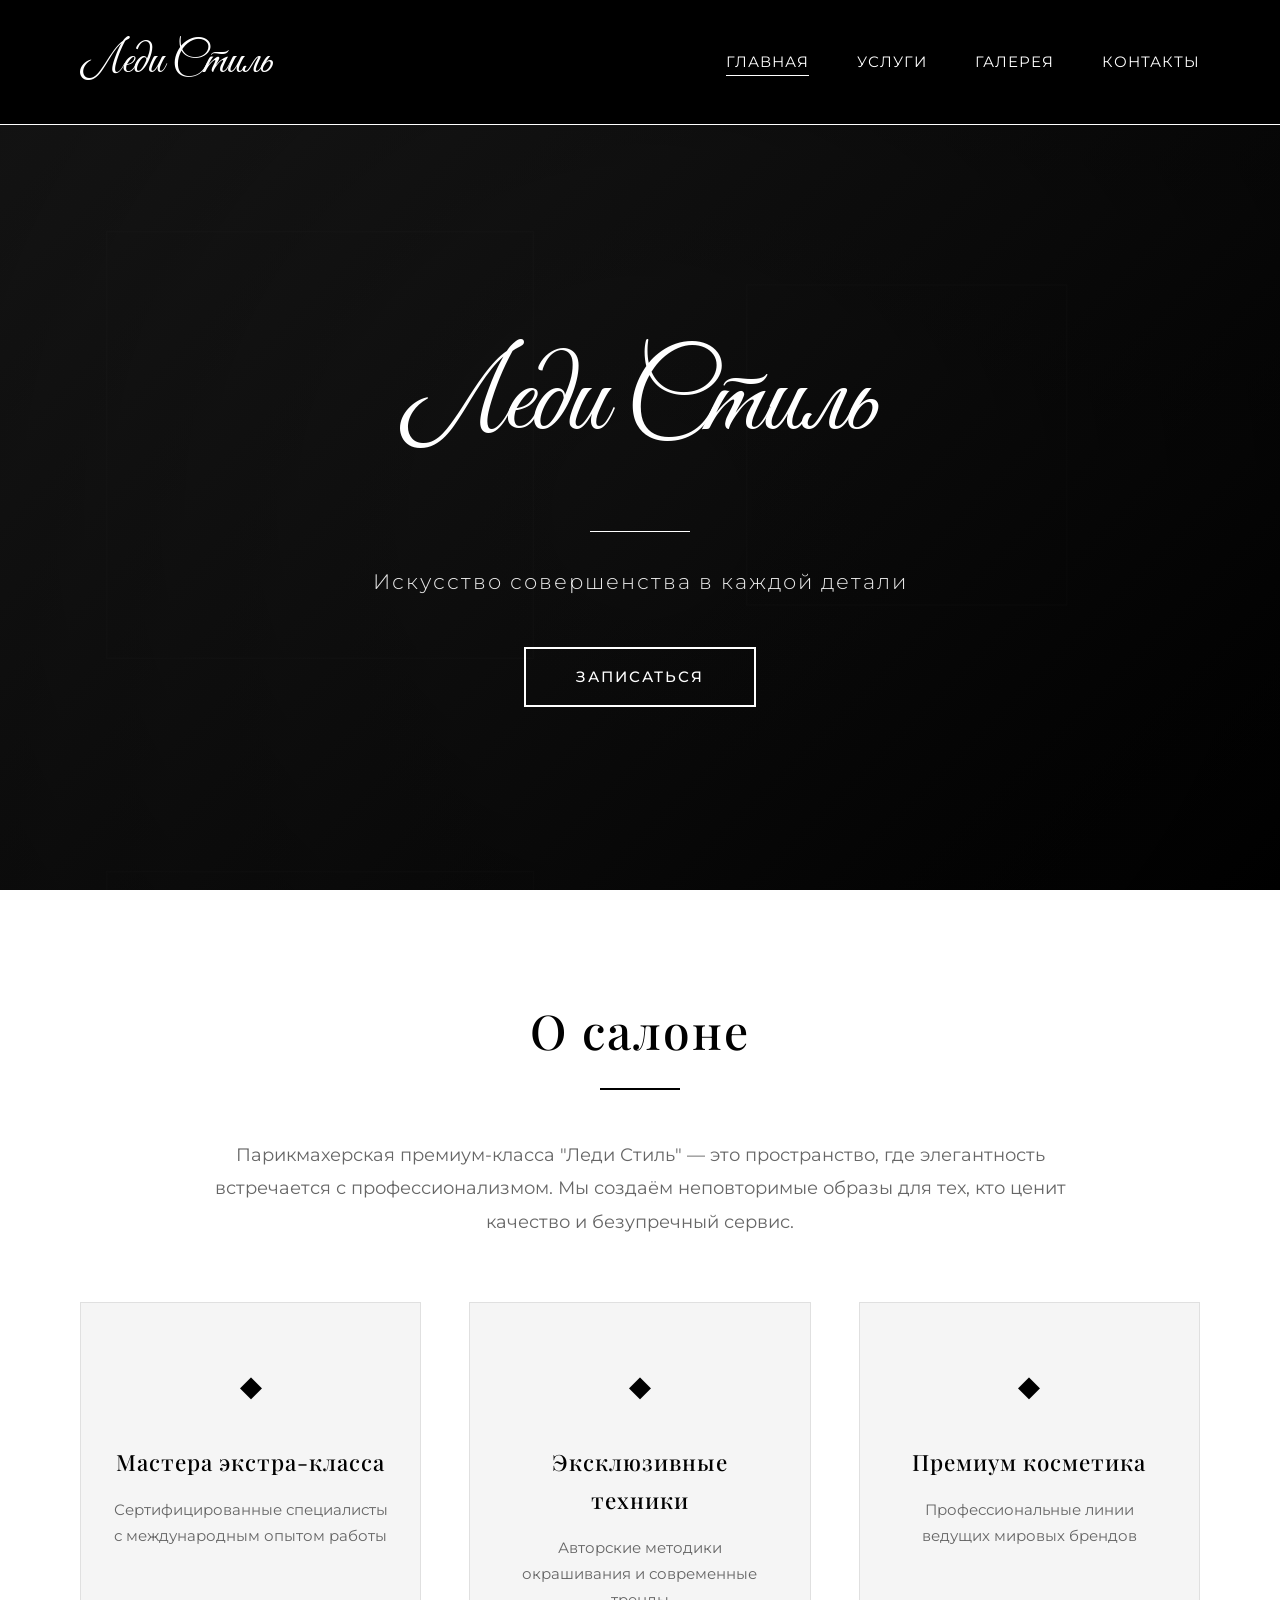
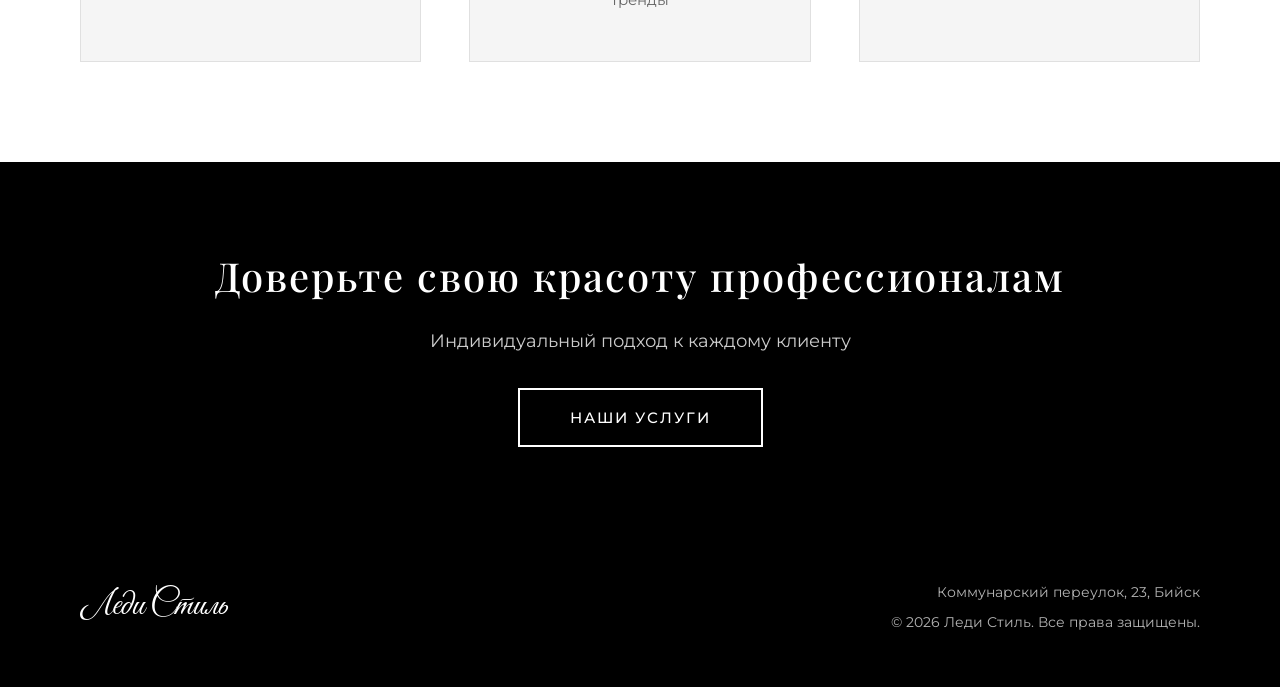
<file: index.html>
<!DOCTYPE html>
<html lang="ru">
<head>
    <meta charset="UTF-8">
    <meta name="viewport" content="width=device-width, initial-scale=1.0">
    <title>Леди Стиль - Премиум парикмахерская в Бийске</title>
    <link rel="stylesheet" href="style.css">
    <link rel="preconnect" href="https://fonts.googleapis.com">
    <link rel="preconnect" href="https://fonts.gstatic.com" crossorigin>
    <link href="https://fonts.googleapis.com/css2?family=Great+Vibes&family=Playfair+Display:wght@400;500;700&family=Montserrat:wght@300;400;500;600&display=swap" rel="stylesheet">
</head>
<body>
    <nav class="navbar">
        <div class="container">
            <div class="logo">Леди Стиль</div>
            <button class="burger-menu" id="burgerBtn">
                <span></span>
                <span></span>
                <span></span>
            </button>
            <ul class="nav-menu" id="navMenu">
                <li><a href="index.html" class="active">Главная</a></li>
                <li><a href="services.html">Услуги</a></li>
                <li><a href="gallery.html">Галерея</a></li>
                <li><a href="contacts.html">Контакты</a></li>
            </ul>
        </div>
    </nav>

    <section class="hero">
        <div class="hero-overlay"></div>
        <div class="hero-content">
            <h1>Леди Стиль</h1>
            <div class="divider"></div>
            <p>Искусство совершенства в каждой детали</p>
            <a href="contacts.html" class="btn-elegant">Записаться</a>
        </div>
    </section>

    <section class="about">
        <div class="container">
            <h2>О салоне</h2>
            <div class="section-divider"></div>
            <div class="about-content">
                <p class="intro-text">
                    Парикмахерская премиум-класса "Леди Стиль" — это пространство, где элегантность встречается с профессионализмом. 
                    Мы создаём неповторимые образы для тех, кто ценит качество и безупречный сервис.
                </p>
                <div class="features">
                    <div class="feature">
                        <div class="feature-icon">◆</div>
                        <h3>Мастера экстра-класса</h3>
                        <p>Сертифицированные специалисты с международным опытом работы</p>
                    </div>
                    <div class="feature">
                        <div class="feature-icon">◆</div>
                        <h3>Эксклюзивные техники</h3>
                        <p>Авторские методики окрашивания и современные тренды</p>
                    </div>
                    <div class="feature">
                        <div class="feature-icon">◆</div>
                        <h3>Премиум косметика</h3>
                        <p>Профессиональные линии ведущих мировых брендов</p>
                    </div>
                </div>
            </div>
        </div>
    </section>

    <section class="cta-section">
        <div class="container">
            <h2>Доверьте свою красоту профессионалам</h2>
            <p>Индивидуальный подход к каждому клиенту</p>
            <a href="services.html" class="btn-elegant">Наши услуги</a>
        </div>
    </section>

    <footer>
        <div class="container">
            <div class="footer-content">
                <div class="footer-logo">Леди Стиль</div>
                <div class="footer-info">
                    <p>Коммунарский переулок, 23, Бийск</p>
                    <p>© 2026 Леди Стиль. Все права защищены.</p>
                </div>
            </div>
        </div>
    </footer>

    <script src="script.js"></script>
</body>
</html>
</file>
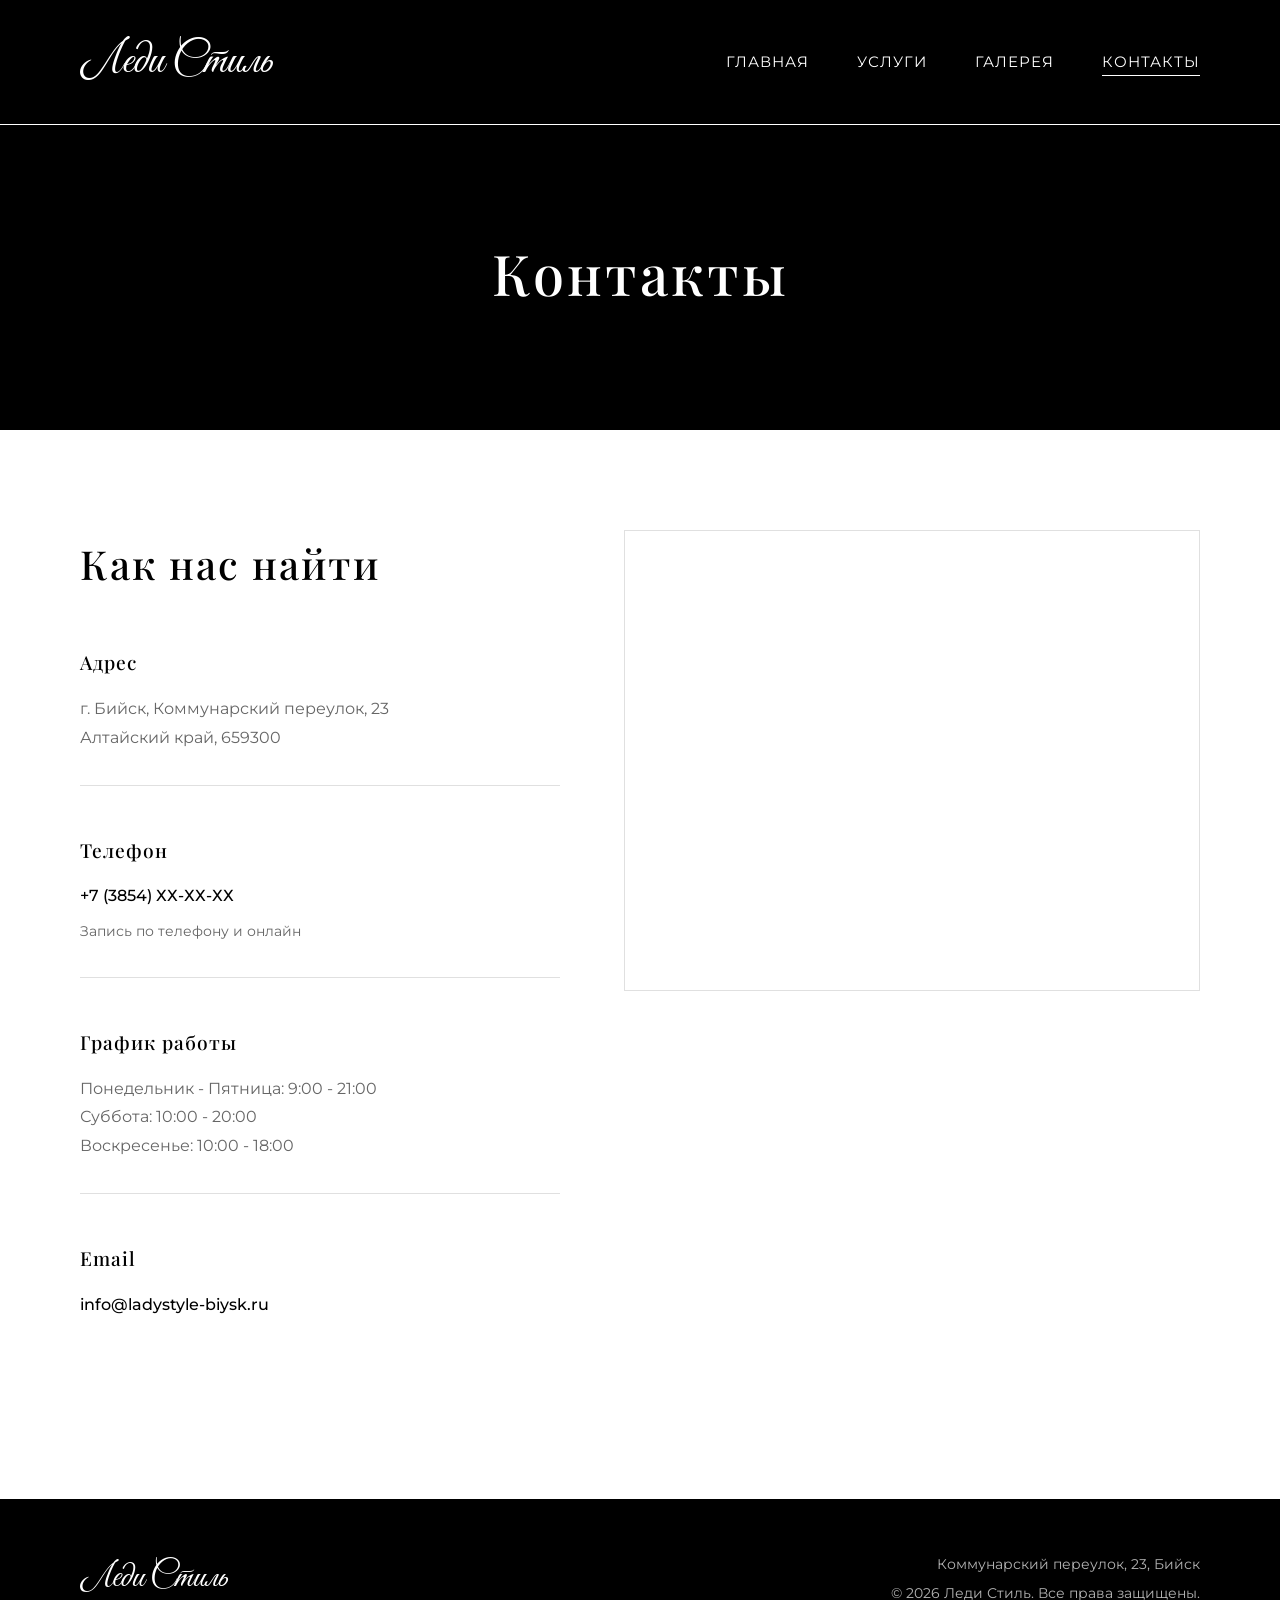
<file: contacts.html>
<!DOCTYPE html>
<html lang="ru">
<head>
    <meta charset="UTF-8">
    <meta name="viewport" content="width=device-width, initial-scale=1.0">
    <title>Контакты - Леди Стиль</title>
    <link rel="stylesheet" href="style.css">
    <link rel="preconnect" href="https://fonts.googleapis.com">
    <link rel="preconnect" href="https://fonts.gstatic.com" crossorigin>
    <link href="https://fonts.googleapis.com/css2?family=Great+Vibes&family=Playfair+Display:wght@400;500;700&family=Montserrat:wght@300;400;500;600&display=swap" rel="stylesheet">
</head>
<body>
    <nav class="navbar">
        <div class="container">
            <div class="logo">Леди Стиль</div>
            <button class="burger-menu" id="burgerBtn">
                <span></span>
                <span></span>
                <span></span>
            </button>
            <ul class="nav-menu" id="navMenu">
                <li><a href="index.html">Главная</a></li>
                <li><a href="services.html">Услуги</a></li>
                <li><a href="gallery.html">Галерея</a></li>
                <li><a href="contacts.html" class="active">Контакты</a></li>
            </ul>
        </div>
    </nav>

    <section class="page-header">
        <h1>Контакты</h1>
        <div class="section-divider"></div>
    </section>

    <section class="contacts">
        <div class="container">
            <div class="contacts-grid">
                <div class="contact-info">
                    <h2>Как нас найти</h2>
                    <div class="info-block">
                        <h3>Адрес</h3>
                        <p>г. Бийск, Коммунарский переулок, 23<br>Алтайский край, 659300</p>
                    </div>
                    <div class="info-block">
                        <h3>Телефон</h3>
                        <p><a href="tel:+73854000000">+7 (3854) ХХ-ХХ-ХХ</a></p>
                        <p class="note">Запись по телефону и онлайн</p>
                    </div>
                    <div class="info-block">
                        <h3>График работы</h3>
                        <p>
                            Понедельник - Пятница: 9:00 - 21:00<br>
                            Суббота: 10:00 - 20:00<br>
                            Воскресенье: 10:00 - 18:00
                        </p>
                    </div>
                    <div class="info-block">
                        <h3>Email</h3>
                        <p><a href="mailto:info@ladystyle-biysk.ru">info@ladystyle-biysk.ru</a></p>
                    </div>
                </div>
                <div class="map-container">
                    <iframe 
                        src="https://yandex.ru/map-widget/v1/?ll=85.219919,52.540530&z=17&pt=85.219919,52.540530,pm2rdm" 
                        width="100%" 
                        height="450" 
                        frameborder="0">
                    </iframe>
                </div>
            </div>
        </div>
    </section>

    <footer>
        <div class="container">
            <div class="footer-content">
                <div class="footer-logo">Леди Стиль</div>
                <div class="footer-info">
                    <p>Коммунарский переулок, 23, Бийск</p>
                    <p>© 2026 Леди Стиль. Все права защищены.</p>
                </div>
            </div>
        </div>
    </footer>

    <script src="script.js"></script>
</body>
</html>
</file>
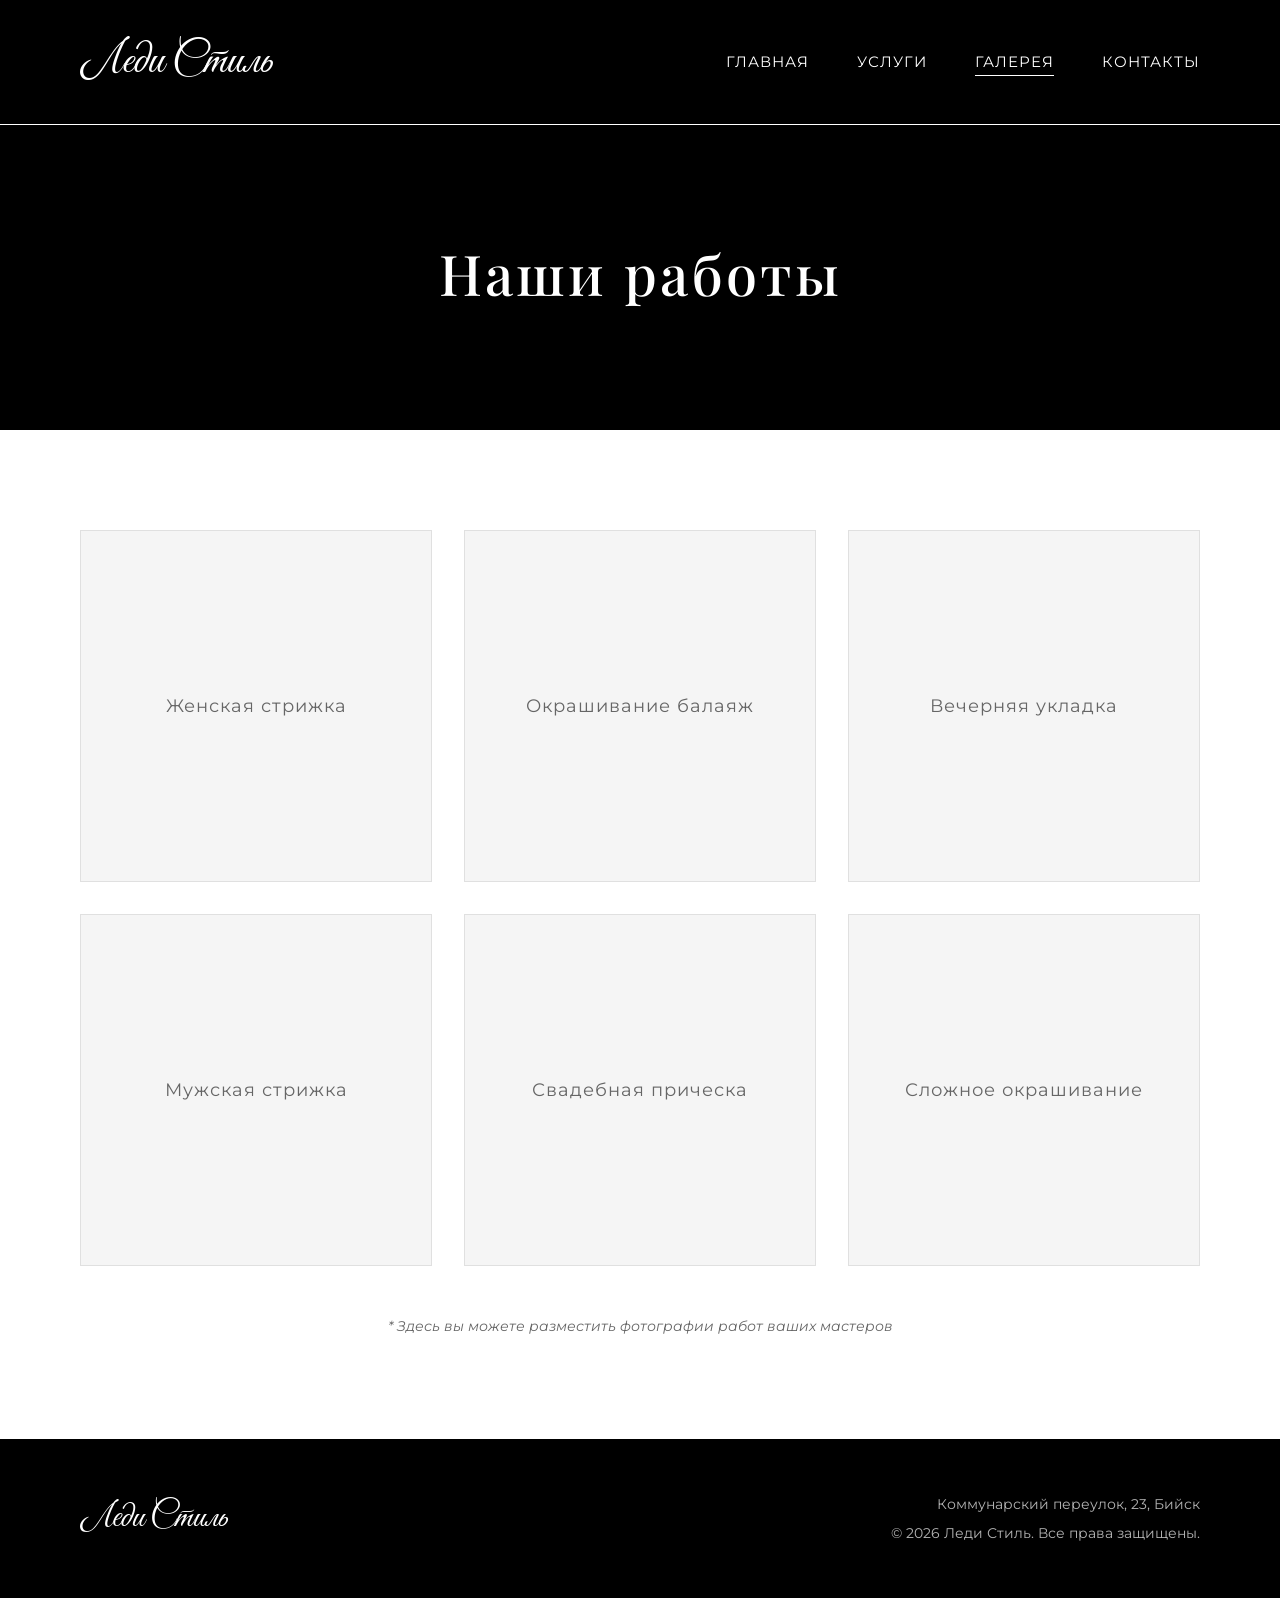
<file: gallery.html>
<!DOCTYPE html>
<html lang="ru">
<head>
    <meta charset="UTF-8">
    <meta name="viewport" content="width=device-width, initial-scale=1.0">
    <title>Галерея - Леди Стиль</title>
    <link rel="stylesheet" href="style.css">
    <link rel="preconnect" href="https://fonts.googleapis.com">
    <link rel="preconnect" href="https://fonts.gstatic.com" crossorigin>
    <link href="https://fonts.googleapis.com/css2?family=Great+Vibes&family=Playfair+Display:wght@400;500;700&family=Montserrat:wght@300;400;500;600&display=swap" rel="stylesheet">
</head>
<body>
    <nav class="navbar">
        <div class="container">
            <div class="logo">Леди Стиль</div>
            <button class="burger-menu" id="burgerBtn">
                <span></span>
                <span></span>
                <span></span>
            </button>
            <ul class="nav-menu" id="navMenu">
                <li><a href="index.html">Главная</a></li>
                <li><a href="services.html">Услуги</a></li>
                <li><a href="gallery.html" class="active">Галерея</a></li>
                <li><a href="contacts.html">Контакты</a></li>
            </ul>
        </div>
    </nav>

    <section class="page-header">
        <h1>Наши работы</h1>
        <div class="section-divider"></div>
    </section>

    <section class="gallery">
        <div class="container">
            <div class="gallery-grid">
                <div class="gallery-item">
                    <div class="gallery-placeholder">
                        <span>Женская стрижка</span>
                    </div>
                </div>
                <div class="gallery-item">
                    <div class="gallery-placeholder">
                        <span>Окрашивание балаяж</span>
                    </div>
                </div>
                <div class="gallery-item">
                    <div class="gallery-placeholder">
                        <span>Вечерняя укладка</span>
                    </div>
                </div>
                <div class="gallery-item">
                    <div class="gallery-placeholder">
                        <span>Мужская стрижка</span>
                    </div>
                </div>
                <div class="gallery-item">
                    <div class="gallery-placeholder">
                        <span>Свадебная прическа</span>
                    </div>
                </div>
                <div class="gallery-item">
                    <div class="gallery-placeholder">
                        <span>Сложное окрашивание</span>
                    </div>
                </div>
            </div>
            <p class="gallery-note">* Здесь вы можете разместить фотографии работ ваших мастеров</p>
        </div>
    </section>

    <footer>
        <div class="container">
            <div class="footer-content">
                <div class="footer-logo">Леди Стиль</div>
                <div class="footer-info">
                    <p>Коммунарский переулок, 23, Бийск</p>
                    <p>© 2026 Леди Стиль. Все права защищены.</p>
                </div>
            </div>
        </div>
    </footer>

    <script src="script.js"></script>
</body>
</html>
</file>
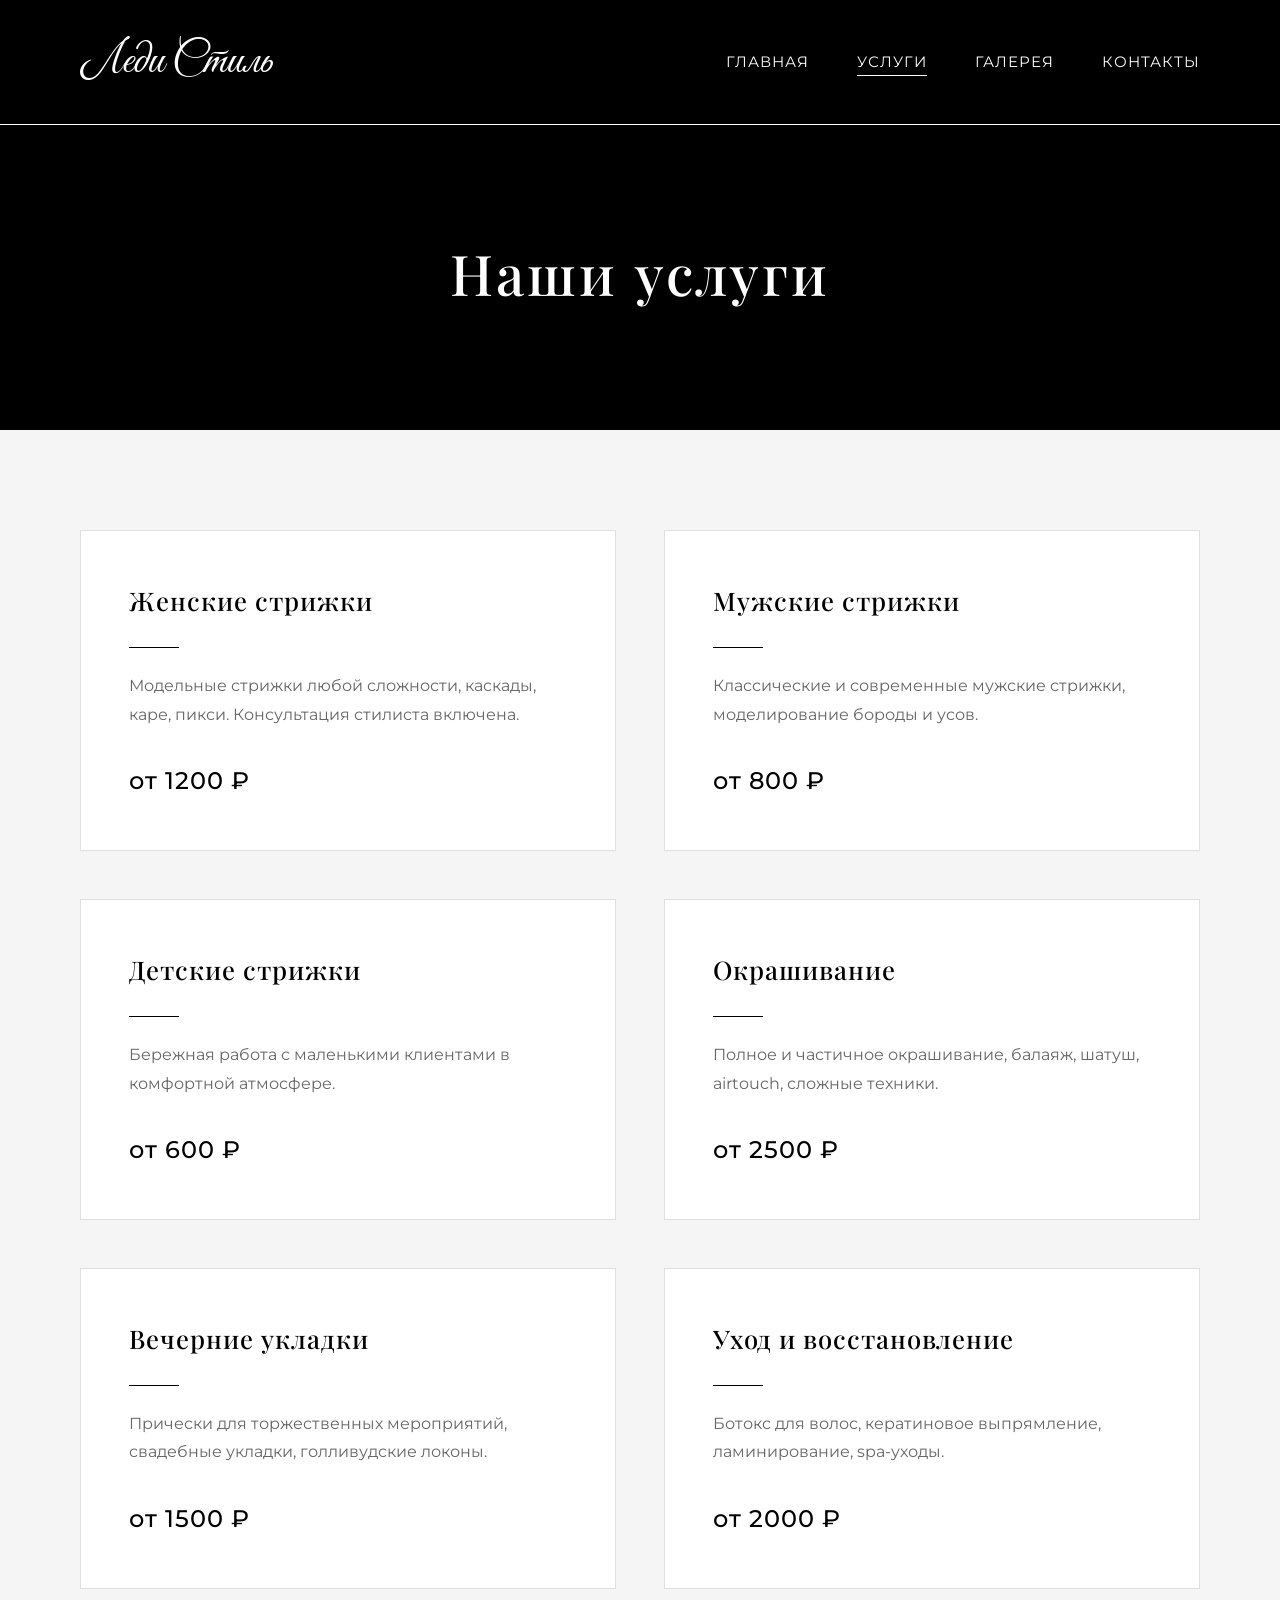
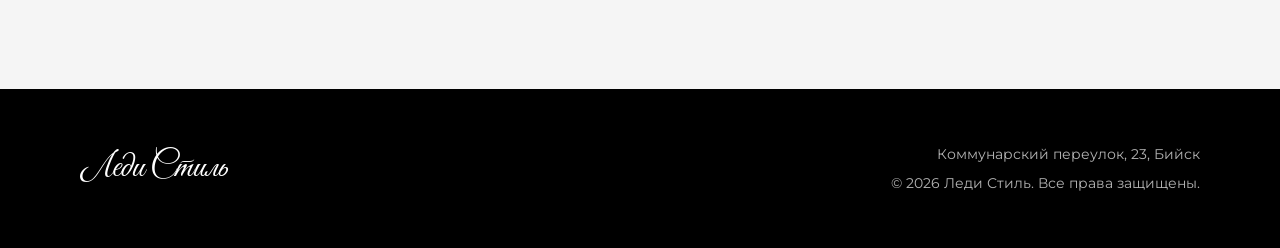
<file: services.html>
<!DOCTYPE html>
<html lang="ru">
<head>
    <meta charset="UTF-8">
    <meta name="viewport" content="width=device-width, initial-scale=1.0">
    <title>Услуги - Леди Стиль</title>
    <link rel="stylesheet" href="style.css">
    <link rel="preconnect" href="https://fonts.googleapis.com">
    <link rel="preconnect" href="https://fonts.gstatic.com" crossorigin>
    <link href="https://fonts.googleapis.com/css2?family=Great+Vibes&family=Playfair+Display:wght@400;500;700&family=Montserrat:wght@300;400;500;600&display=swap" rel="stylesheet">
</head>
<body>
    <nav class="navbar">
        <div class="container">
            <div class="logo">Леди Стиль</div>
            <button class="burger-menu" id="burgerBtn">
                <span></span>
                <span></span>
                <span></span>
            </button>
            <ul class="nav-menu" id="navMenu">
                <li><a href="index.html">Главная</a></li>
                <li><a href="services.html" class="active">Услуги</a></li>
                <li><a href="gallery.html">Галерея</a></li>
                <li><a href="contacts.html">Контакты</a></li>
            </ul>
        </div>
    </nav>

    <section class="page-header">
        <h1>Наши услуги</h1>
        <div class="section-divider"></div>
    </section>

    <section class="services">
        <div class="container">
            <div class="services-grid">
                <div class="service-card">
                    <h3>Женские стрижки</h3>
                    <div class="service-divider"></div>
                    <p>Модельные стрижки любой сложности, каскады, каре, пикси. Консультация стилиста включена.</p>
                    <span class="price">от 1200 ₽</span>
                </div>
                <div class="service-card">
                    <h3>Мужские стрижки</h3>
                    <div class="service-divider"></div>
                    <p>Классические и современные мужские стрижки, моделирование бороды и усов.</p>
                    <span class="price">от 800 ₽</span>
                </div>
                <div class="service-card">
                    <h3>Детские стрижки</h3>
                    <div class="service-divider"></div>
                    <p>Бережная работа с маленькими клиентами в комфортной атмосфере.</p>
                    <span class="price">от 600 ₽</span>
                </div>
                <div class="service-card">
                    <h3>Окрашивание</h3>
                    <div class="service-divider"></div>
                    <p>Полное и частичное окрашивание, балаяж, шатуш, airtouch, сложные техники.</p>
                    <span class="price">от 2500 ₽</span>
                </div>
                <div class="service-card">
                    <h3>Вечерние укладки</h3>
                    <div class="service-divider"></div>
                    <p>Прически для торжественных мероприятий, свадебные укладки, голливудские локоны.</p>
                    <span class="price">от 1500 ₽</span>
                </div>
                <div class="service-card">
                    <h3>Уход и восстановление</h3>
                    <div class="service-divider"></div>
                    <p>Ботокс для волос, кератиновое выпрямление, ламинирование, spa-уходы.</p>
                    <span class="price">от 2000 ₽</span>
                </div>
            </div>
        </div>
    </section>

    <footer>
        <div class="container">
            <div class="footer-content">
                <div class="footer-logo">Леди Стиль</div>
                <div class="footer-info">
                    <p>Коммунарский переулок, 23, Бийск</p>
                    <p>© 2026 Леди Стиль. Все права защищены.</p>
                </div>
            </div>
        </div>
    </footer>

    <script src="script.js"></script>
</body>
</html>
</file>
<file: style.css>
* {
    margin: 0;
    padding: 0;
    box-sizing: border-box;
}

:root {
    --color-black: #000000;
    --color-white: #FFFFFF;
    --color-gray-dark: #2a2a2a;
    --color-gray-medium: #666666;
    --color-gray-light: #f5f5f5;
    --color-accent: #1a1a1a;
}

body {
    font-family: 'Montserrat', sans-serif;
    line-height: 1.7;
    color: var(--color-gray-dark);
    background: var(--color-white);
}

h1, h2, h3 {
    font-family: 'Playfair Display', serif;
    font-weight: 500;
    color: var(--color-black);
}

.container {
    max-width: 1200px;
    margin: 0 auto;
    padding: 0 40px;
}

/* Навигация */
.navbar {
    background: var(--color-black);
    color: var(--color-white);
    padding: 1.5rem 0;
    position: sticky;
    top: 0;
    z-index: 1000;
    border-bottom: 1px solid var(--color-white);
}

.navbar .container {
    display: flex;
    justify-content: space-between;
    align-items: center;
}

.logo {
    font-family: 'Great Vibes', cursive;
    font-size: 2.8rem;
    font-weight: 400;
    color: var(--color-white);
}

/* Бургер-меню */
.burger-menu {
    display: none;
    flex-direction: column;
    background: transparent;
    border: none;
    cursor: pointer;
    padding: 0;
    z-index: 1001;
}

.burger-menu span {
    width: 28px;
    height: 2px;
    background: var(--color-white);
    margin: 4px 0;
    transition: all 0.3s ease;
}

.burger-menu.active span:nth-child(1) {
    transform: rotate(45deg) translate(8px, 8px);
}

.burger-menu.active span:nth-child(2) {
    opacity: 0;
}

.burger-menu.active span:nth-child(3) {
    transform: rotate(-45deg) translate(8px, -8px);
}

.nav-menu {
    display: flex;
    list-style: none;
    gap: 3rem;
}

.nav-menu a {
    color: var(--color-white);
    text-decoration: none;
    font-size: 0.95rem;
    font-weight: 400;
    letter-spacing: 1px;
    text-transform: uppercase;
    transition: all 0.3s ease;
    position: relative;
}

.nav-menu a::after {
    content: '';
    position: absolute;
    bottom: -5px;
    left: 0;
    width: 0;
    height: 1px;
    background: var(--color-white);
    transition: width 0.3s ease;
}

.nav-menu a:hover::after,
.nav-menu a.active::after {
    width: 100%;
}

/* Hero секция */
.hero {
    position: relative;
    height: 85vh;
    display: flex;
    align-items: center;
    justify-content: center;
    background: linear-gradient(135deg, #1a1a1a 0%, #000000 100%);
    overflow: hidden;
}

.hero::before {
    content: '';
    position: absolute;
    top: 0;
    left: 0;
    right: 0;
    bottom: 0;
    background: url('data:image/svg+xml,<svg xmlns="http://www.w3.org/2000/svg" viewBox="0 0 1200 600"><rect fill="none" stroke="rgba(255,255,255,0.03)" stroke-width="1" x="100" y="100" width="400" height="400"/><rect fill="none" stroke="rgba(255,255,255,0.03)" stroke-width="1" x="700" y="150" width="300" height="300"/></svg>');
    opacity: 0.5;
}

.hero-overlay {
    position: absolute;
    top: 0;
    left: 0;
    right: 0;
    bottom: 0;
    background: radial-gradient(circle at center, transparent 0%, rgba(0,0,0,0.3) 100%);
}

.hero-content {
    position: relative;
    z-index: 1;
    text-align: center;
    color: var(--color-white);
    max-width: 800px;
    padding: 0 20px;
}

.hero-content h1 {
    font-family: 'Great Vibes', cursive;
    font-size: 7rem;
    font-weight: 400;
    margin-bottom: 1.5rem;
    color: var(--color-white);
}

.divider {
    width: 100px;
    height: 1px;
    background: var(--color-white);
    margin: 2rem auto;
}

.hero-content p {
    font-size: 1.3rem;
    font-weight: 300;
    letter-spacing: 2px;
    margin-bottom: 3rem;
    color: rgba(255,255,255,0.9);
}

.btn-elegant {
    display: inline-block;
    padding: 15px 50px;
    background: transparent;
    color: var(--color-white);
    border: 2px solid var(--color-white);
    text-decoration: none;
    font-size: 0.95rem;
    font-weight: 500;
    letter-spacing: 2px;
    text-transform: uppercase;
    transition: all 0.4s ease;
}

.btn-elegant:hover {
    background: var(--color-white);
    color: var(--color-black);
}

/* Секция О салоне */
.about {
    padding: 100px 40px;
    background: var(--color-white);
}

.about h2 {
    text-align: center;
    font-size: 3rem;
    margin-bottom: 1rem;
    letter-spacing: 2px;
}

.section-divider {
    width: 80px;
    height: 2px;
    background: var(--color-black);
    margin: 0 auto 3rem;
}

.intro-text {
    text-align: center;
    font-size: 1.1rem;
    max-width: 900px;
    margin: 0 auto 4rem;
    color: var(--color-gray-medium);
    line-height: 1.9;
}

.features {
    display: grid;
    grid-template-columns: repeat(auto-fit, minmax(300px, 1fr));
    gap: 3rem;
    margin-top: 4rem;
}

.feature {
    text-align: center;
    padding: 3rem 2rem;
    background: var(--color-gray-light);
    border: 1px solid #e0e0e0;
    transition: all 0.3s ease;
}

.feature:hover {
    transform: translateY(-5px);
    box-shadow: 0 10px 30px rgba(0,0,0,0.1);
}

.feature-icon {
    font-size: 2.5rem;
    margin-bottom: 1.5rem;
    color: var(--color-black);
}

.feature h3 {
    margin-bottom: 1rem;
    font-size: 1.4rem;
    letter-spacing: 1px;
}

.feature p {
    color: var(--color-gray-medium);
    font-size: 0.95rem;
}

/* CTA секция */
.cta-section {
    padding: 80px 40px;
    background: var(--color-black);
    color: var(--color-white);
    text-align: center;
}

.cta-section h2 {
    font-size: 2.5rem;
    margin-bottom: 1rem;
    color: var(--color-white);
    letter-spacing: 2px;
}

.cta-section p {
    font-size: 1.1rem;
    margin-bottom: 2rem;
    color: rgba(255,255,255,0.8);
}

/* Заголовок страницы */
.page-header {
    background: var(--color-black);
    color: var(--color-white);
    padding: 100px 40px 60px;
    text-align: center;
}

.page-header h1 {
    font-size: 3.5rem;
    letter-spacing: 3px;
    color: var(--color-white);
}

/* Услуги */
.services {
    padding: 100px 40px;
    background: var(--color-gray-light);
}

.services-grid {
    display: grid;
    grid-template-columns: repeat(auto-fit, minmax(350px, 1fr));
    gap: 3rem;
}

.service-card {
    background: var(--color-white);
    padding: 3rem;
    border: 1px solid #e0e0e0;
    transition: all 0.3s ease;
}

.service-card:hover {
    transform: translateY(-8px);
    box-shadow: 0 15px 40px rgba(0,0,0,0.15);
}

.service-card h3 {
    font-size: 1.6rem;
    margin-bottom: 1rem;
    letter-spacing: 1px;
}

.service-divider {
    width: 50px;
    height: 1px;
    background: var(--color-black);
    margin: 1.5rem 0;
}

.service-card p {
    margin-bottom: 2rem;
    color: var(--color-gray-medium);
    line-height: 1.8;
}

.service-card .price {
    display: block;
    font-size: 1.5rem;
    color: var(--color-black);
    font-weight: 500;
    letter-spacing: 1px;
}

/* Галерея */
.gallery {
    padding: 100px 40px;
    background: var(--color-white);
}

.gallery-grid {
    display: grid;
    grid-template-columns: repeat(auto-fit, minmax(300px, 1fr));
    gap: 2rem;
    margin-bottom: 3rem;
}

.gallery-item {
    aspect-ratio: 1;
    overflow: hidden;
    border: 1px solid #e0e0e0;
}

.gallery-placeholder {
    display: flex;
    align-items: center;
    justify-content: center;
    height: 100%;
    background: var(--color-gray-light);
    color: var(--color-gray-medium);
    font-size: 1.1rem;
    letter-spacing: 1px;
    transition: all 0.3s ease;
}

.gallery-item:hover .gallery-placeholder {
    background: var(--color-black);
    color: var(--color-white);
}

.gallery-note {
    text-align: center;
    color: var(--color-gray-medium);
    font-style: italic;
    font-size: 0.9rem;
}

/* Контакты */
.contacts {
    padding: 100px 40px;
    background: var(--color-white);
}

.contacts-grid {
    display: grid;
    grid-template-columns: 1fr 1.2fr;
    gap: 4rem;
    align-items: start;
}

.contact-info h2 {
    margin-bottom: 3rem;
    font-size: 2.5rem;
    letter-spacing: 2px;
}

.info-block {
    margin-bottom: 3rem;
    padding-bottom: 2rem;
    border-bottom: 1px solid #e0e0e0;
}

.info-block:last-child {
    border-bottom: none;
}

.info-block h3 {
    font-size: 1.2rem;
    margin-bottom: 1rem;
    letter-spacing: 1px;
    font-weight: 500;
}

.info-block p {
    color: var(--color-gray-medium);
    line-height: 1.8;
}

.info-block a {
    color: var(--color-black);
    text-decoration: none;
    font-weight: 500;
    transition: opacity 0.3s ease;
}

.info-block a:hover {
    opacity: 0.7;
}

.info-block .note {
    font-size: 0.9rem;
    color: var(--color-gray-medium);
    margin-top: 0.5rem;
}

.map-container {
    border: 1px solid #e0e0e0;
    overflow: hidden;
}

/* Футер */
footer {
    background: var(--color-black);
    color: var(--color-white);
    padding: 3rem 0;
}

.footer-content {
    display: flex;
    justify-content: space-between;
    align-items: center;
}

.footer-logo {
    font-family: 'Great Vibes', cursive;
    font-size: 2.2rem;
    font-weight: 400;
}

.footer-info {
    text-align: right;
}

.footer-info p {
    color: rgba(255,255,255,0.7);
    font-size: 0.9rem;
    margin: 0.3rem 0;
}

/* Адаптивность для планшетов и мобильных */
@media (max-width: 968px) {
    .container {
        padding: 0 20px;
    }
    
    .burger-menu {
        display: flex;
    }
    
    .nav-menu {
        position: fixed;
        top: 0;
        right: -100%;
        width: 300px;
        height: 100vh;
        background: var(--color-black);
        flex-direction: column;
        padding: 100px 40px 40px;
        gap: 2rem;
        transition: right 0.4s ease;
        box-shadow: -5px 0 15px rgba(0,0,0,0.3);
    }
    
    .nav-menu.active {
        right: 0;
    }
    
    .nav-menu li {
        opacity: 0;
        transform: translateX(50px);
        transition: all 0.3s ease;
    }
    
    .nav-menu.active li {
        opacity: 1;
        transform: translateX(0);
    }
    
    .nav-menu.active li:nth-child(1) {
        transition-delay: 0.1s;
    }
    
    .nav-menu.active li:nth-child(2) {
        transition-delay: 0.2s;
    }
    
    .nav-menu.active li:nth-child(3) {
        transition-delay: 0.3s;
    }
    
    .nav-menu.active li:nth-child(4) {
        transition-delay: 0.4s;
    }
    
    .nav-menu a {
        font-size: 1.2rem;
        display: block;
        padding: 10px 0;
    }
    
    .logo {
        font-size: 2.2rem;
    }
    
    .hero-content h1 {
        font-size: 4.5rem;
    }
    
    .contacts-grid {
        grid-template-columns: 1fr;
        gap: 3rem;
    }
    
    .features {
        grid-template-columns: 1fr;
    }
    
    .services-grid {
        grid-template-columns: 1fr;
    }
    
    .footer-content {
        flex-direction: column;
        text-align: center;
        gap: 1.5rem;
    }
    
    .footer-info {
        text-align: center;
    }
}

@media (max-width: 600px) {
    .logo {
        font-size: 1.8rem;
    }
    
    .hero-content h1 {
        font-size: 3.5rem;
    }
    
    .nav-menu {
        width: 280px;
    }
    
    .about h2,
    .page-header h1 {
        font-size: 2.2rem;
    }
    
    .hero-content p {
        font-size: 1.1rem;
    }
}
</file>
